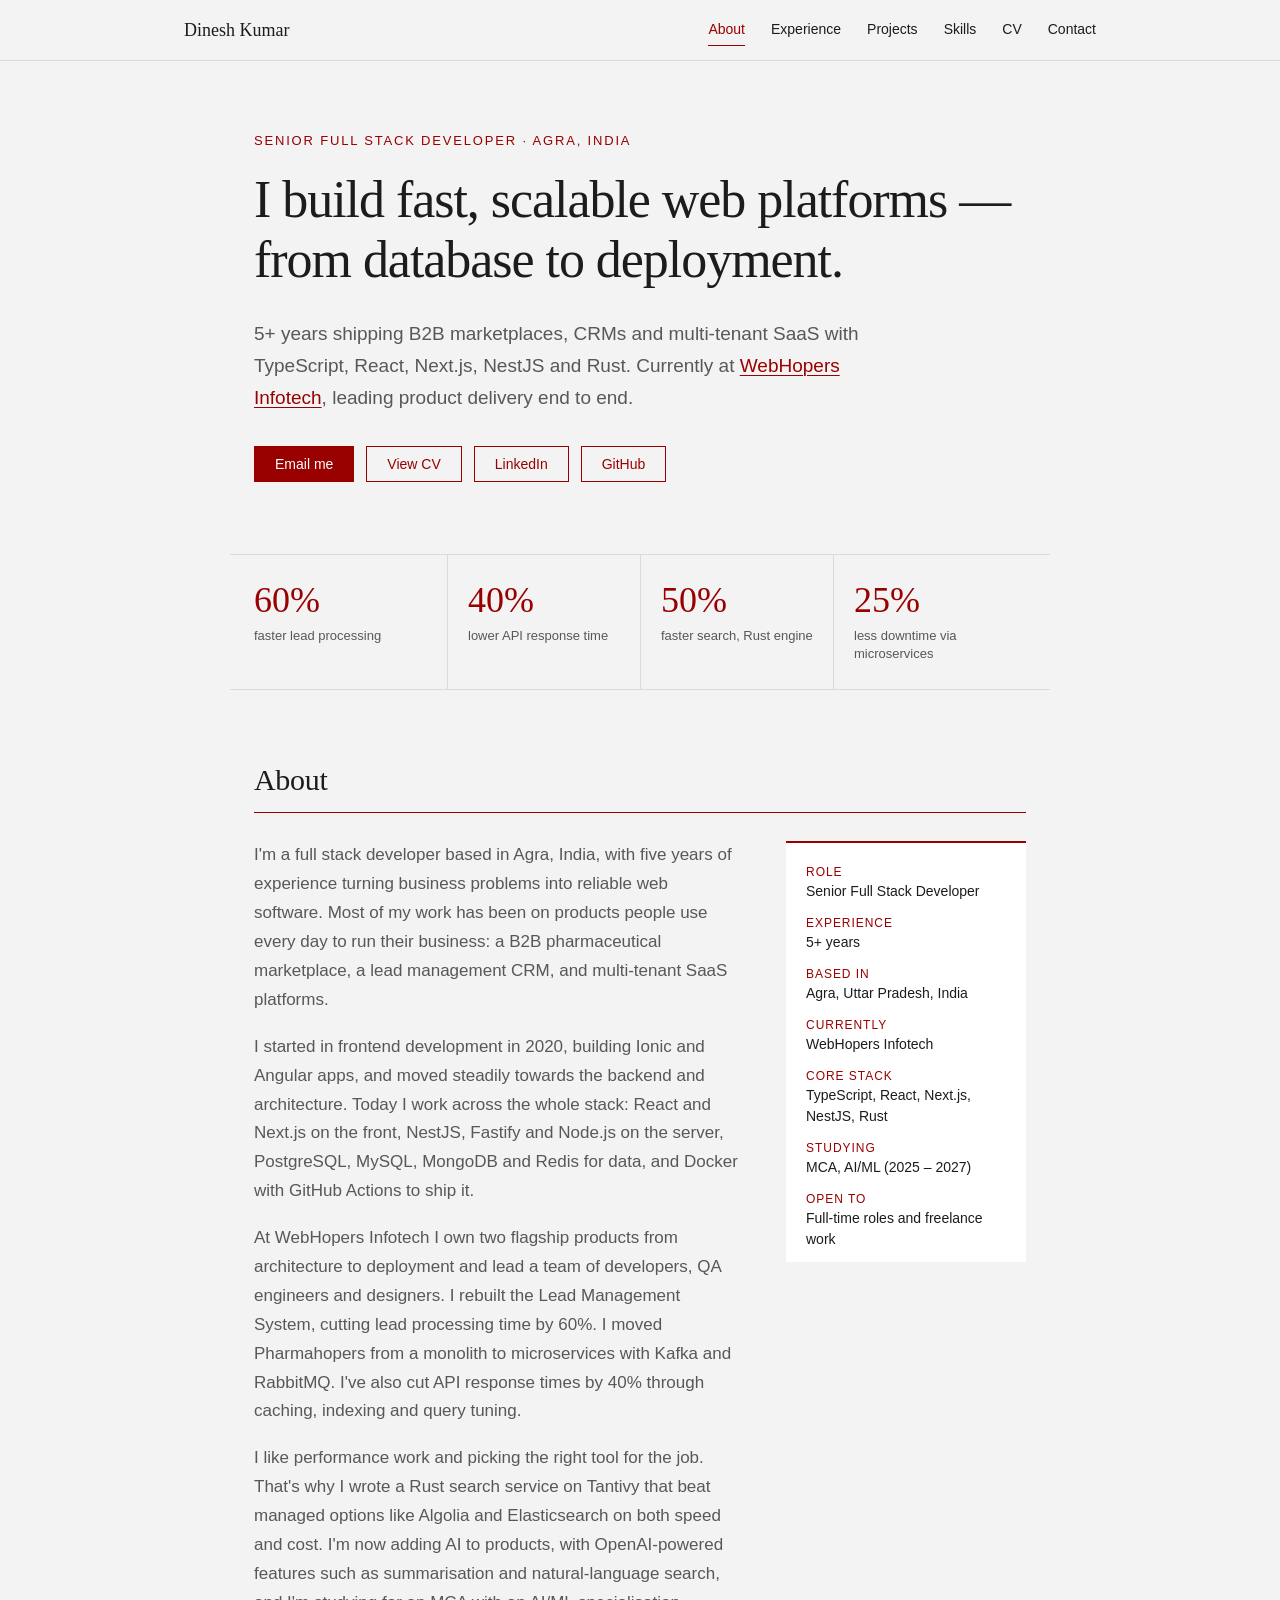
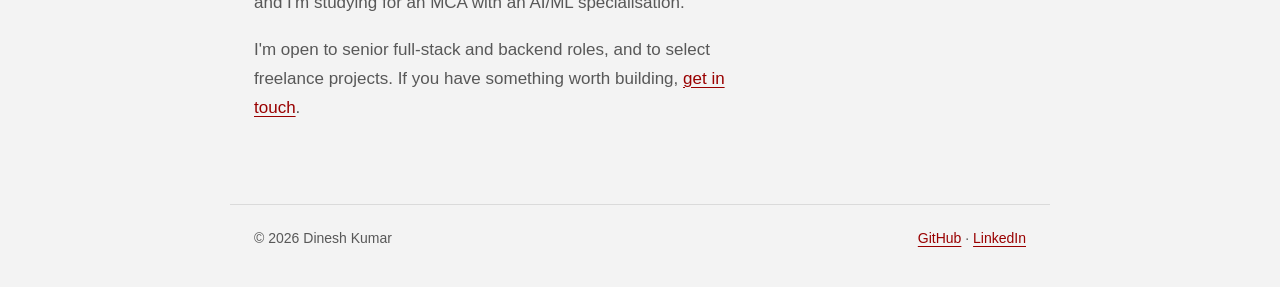
<file: index.html>
<!DOCTYPE html>
<html lang="en">
<head>
    <meta charset="UTF-8">
    <meta name="viewport" content="width=device-width, initial-scale=1.0">
    <meta http-equiv="Content-Security-Policy" content="default-src 'self'; script-src 'self'; style-src 'self' https://fonts.googleapis.com; font-src https://fonts.gstatic.com; img-src 'self' data:; frame-src https://drive.google.com; base-uri 'none'; form-action 'none'">
    <meta name="referrer" content="strict-origin-when-cross-origin">
    <title>Dinesh Kumar – Senior Full Stack Developer</title>
    <meta name="description" content="Senior Full Stack Developer with 5+ years building B2B marketplaces, CRMs and multi-tenant SaaS with TypeScript, React, Next.js, NestJS and Rust.">
    <meta property="og:title" content="Dinesh Kumar – Senior Full Stack Developer">
    <meta property="og:description" content="5+ years building scalable web platforms with TypeScript, React, Next.js, NestJS and Rust.">
    <meta property="og:type" content="website">
    <link rel="preconnect" href="https://fonts.googleapis.com">
    <link rel="preconnect" href="https://fonts.gstatic.com" crossorigin>
    <link href="https://fonts.googleapis.com/css2?family=Roboto+Serif:wght@400;500;600&family=Roboto:wght@300;400;500;700&display=swap" rel="stylesheet">
    <link rel="stylesheet" href="styles.css">
</head>
<body>
    <header class="nav">
        <div class="nav-inner">
            <a href="index.html" class="brand">Dinesh Kumar</a>
            <nav>
            <a href="index.html" class="active" aria-current="page">About</a>
            <a href="experience.html">Experience</a>
            <a href="projects.html">Projects</a>
            <a href="skills.html">Skills</a>
            <a href="cv.html">CV</a>
            <a href="contact.html">Contact</a>
            </nav>
        </div>
    </header>

    <main>
        <section class="wrap hero" id="home">
            <p class="eyebrow">Senior Full Stack Developer · Agra, India</p>
            <h1>I build fast, scalable web platforms — from database to deployment.</h1>
            <p class="lead">
                5+ years shipping B2B marketplaces, CRMs and multi-tenant SaaS with
                TypeScript, React, Next.js, NestJS and Rust. Currently at
                <a href="https://www.webhopers.com">WebHopers Infotech</a>, leading product delivery end to end.
            </p>
            <div class="actions">
                <a class="btn primary" href="mailto:dnkumar0510@gmail.com">Email me</a>
                <a class="btn" href="cv.html">View CV</a>
                <a class="btn" href="https://www.linkedin.com/in/dinesh0510/">LinkedIn</a>
                <a class="btn" href="https://github.com/DineshNKumar">GitHub</a>
            </div>
        </section>

        <div class="wrap stats" aria-label="Highlights">
            <div><strong>60%</strong><span>faster lead processing</span></div>
            <div><strong>40%</strong><span>lower API response time</span></div>
            <div><strong>50%</strong><span>faster search, Rust engine</span></div>
            <div><strong>25%</strong><span>less downtime via microservices</span></div>
        </div>

        <section class="wrap about" id="about">
            <h2>About</h2>
            <div class="about-grid">
                <div class="about-text">
                    <p>I'm a full stack developer based in Agra, India, with five years of experience turning business problems into reliable web software. Most of my work has been on products people use every day to run their business: a B2B pharmaceutical marketplace, a lead management CRM, and multi-tenant SaaS platforms.</p>
                    <p>I started in frontend development in 2020, building Ionic and Angular apps, and moved steadily towards the backend and architecture. Today I work across the whole stack: React and Next.js on the front, NestJS, Fastify and Node.js on the server, PostgreSQL, MySQL, MongoDB and Redis for data, and Docker with GitHub Actions to ship it.</p>
                    <p>At WebHopers Infotech I own two flagship products from architecture to deployment and lead a team of developers, QA engineers and designers. I rebuilt the Lead Management System, cutting lead processing time by 60%. I moved Pharmahopers from a monolith to microservices with Kafka and RabbitMQ. I've also cut API response times by 40% through caching, indexing and query tuning.</p>
                    <p>I like performance work and picking the right tool for the job. That's why I wrote a Rust search service on Tantivy that beat managed options like Algolia and Elasticsearch on both speed and cost. I'm now adding AI to products, with OpenAI-powered features such as summarisation and natural-language search, and I'm studying for an MCA with an AI/ML specialisation.</p>
                    <p>I'm open to senior full-stack and backend roles, and to select freelance projects. If you have something worth building, <a href="contact.html">get in touch</a>.</p>
                </div>
                <dl class="glance">
                    <dt>Role</dt><dd>Senior Full Stack Developer</dd>
                    <dt>Experience</dt><dd>5+ years</dd>
                    <dt>Based in</dt><dd>Agra, Uttar Pradesh, India</dd>
                    <dt>Currently</dt><dd>WebHopers Infotech</dd>
                    <dt>Core stack</dt><dd>TypeScript, React, Next.js, NestJS, Rust</dd>
                    <dt>Studying</dt><dd>MCA, AI/ML (2025 – 2027)</dd>
                    <dt>Open to</dt><dd>Full-time roles and freelance work</dd>
                </dl>
            </div>
        </section>
    </main>

    <footer class="wrap foot">
        <span>© <span id="year">2026</span> Dinesh Kumar</span>
        <span>
            <a href="https://github.com/DineshNKumar">GitHub</a> ·
            <a href="https://www.linkedin.com/in/dinesh0510/">LinkedIn</a>
        </span>
    </footer>

    <script src="script.js"></script>
</body>
</html>
</file>
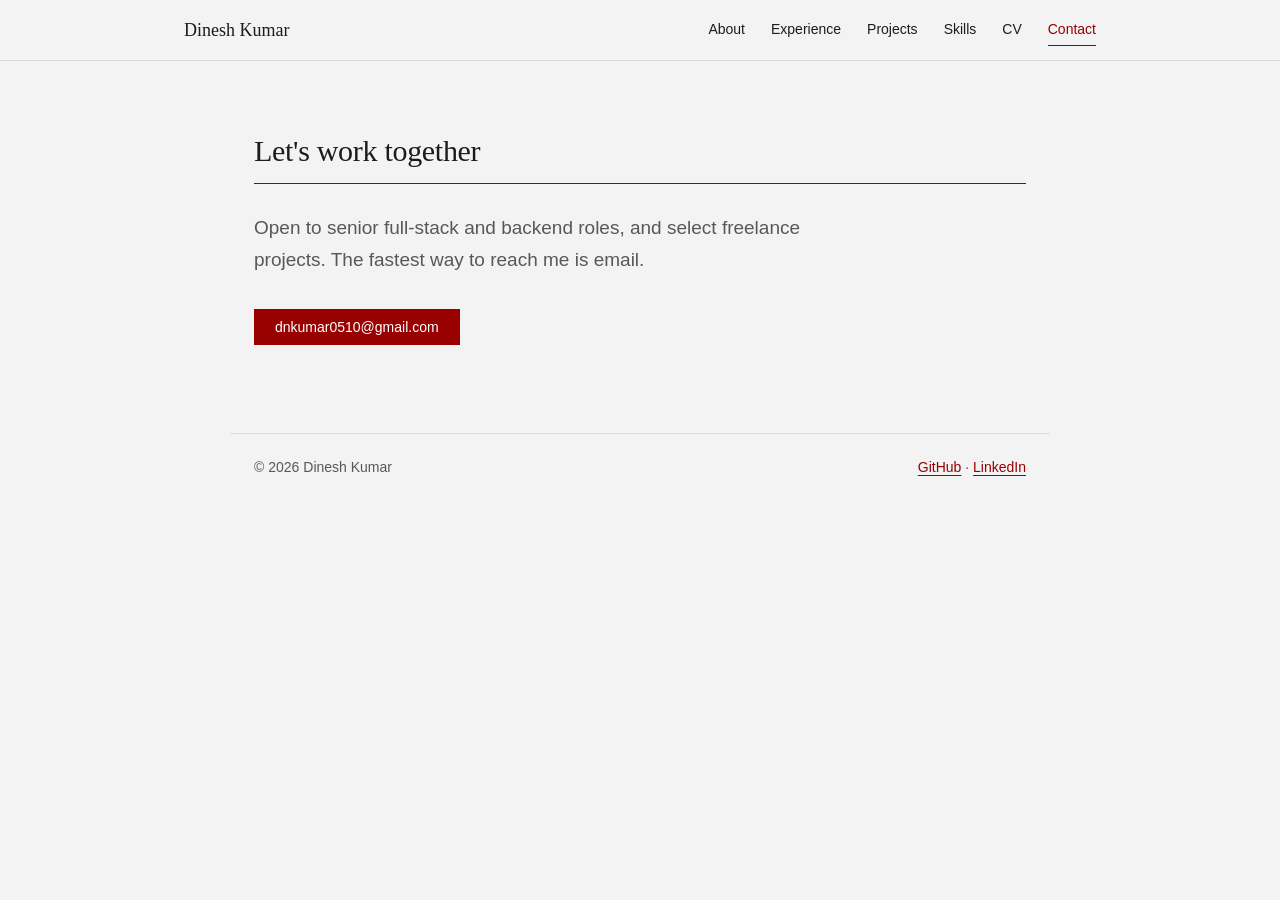
<file: contact.html>
<!DOCTYPE html>
<html lang="en">
<head>
    <meta charset="UTF-8">
    <meta name="viewport" content="width=device-width, initial-scale=1.0">
    <meta http-equiv="Content-Security-Policy" content="default-src 'self'; script-src 'self'; style-src 'self' https://fonts.googleapis.com; font-src https://fonts.gstatic.com; img-src 'self' data:; frame-src https://drive.google.com; base-uri 'none'; form-action 'none'">
    <meta name="referrer" content="strict-origin-when-cross-origin">
    <title>Contact – Dinesh Kumar</title>
    <meta name="description" content="Senior Full Stack Developer with 5+ years building B2B marketplaces, CRMs and multi-tenant SaaS with TypeScript, React, Next.js, NestJS and Rust.">
    <meta property="og:title" content="Dinesh Kumar – Senior Full Stack Developer">
    <meta property="og:description" content="5+ years building scalable web platforms with TypeScript, React, Next.js, NestJS and Rust.">
    <meta property="og:type" content="website">
    <link rel="preconnect" href="https://fonts.googleapis.com">
    <link rel="preconnect" href="https://fonts.gstatic.com" crossorigin>
    <link href="https://fonts.googleapis.com/css2?family=Roboto+Serif:wght@400;500;600&family=Roboto:wght@300;400;500;700&display=swap" rel="stylesheet">
    <link rel="stylesheet" href="styles.css">
</head>
<body>
    <header class="nav">
        <div class="nav-inner">
            <a href="index.html" class="brand">Dinesh Kumar</a>
            <nav>
            <a href="index.html">About</a>
            <a href="experience.html">Experience</a>
            <a href="projects.html">Projects</a>
            <a href="skills.html">Skills</a>
            <a href="cv.html">CV</a>
            <a href="contact.html" class="active" aria-current="page">Contact</a>
            </nav>
        </div>
    </header>

    <main>
        <section class="wrap contact" id="contact">
            <h2>Let's work together</h2>
            <p class="lead">Open to senior full-stack and backend roles, and select freelance projects. The fastest way to reach me is email.</p>
            <a class="btn primary" href="mailto:dnkumar0510@gmail.com">dnkumar0510@gmail.com</a>
        </section>
    </main>

    <footer class="wrap foot">
        <span>© <span id="year">2026</span> Dinesh Kumar</span>
        <span>
            <a href="https://github.com/DineshNKumar">GitHub</a> ·
            <a href="https://www.linkedin.com/in/dinesh0510/">LinkedIn</a>
        </span>
    </footer>

    <script src="script.js"></script>
</body>
</html>
</file>
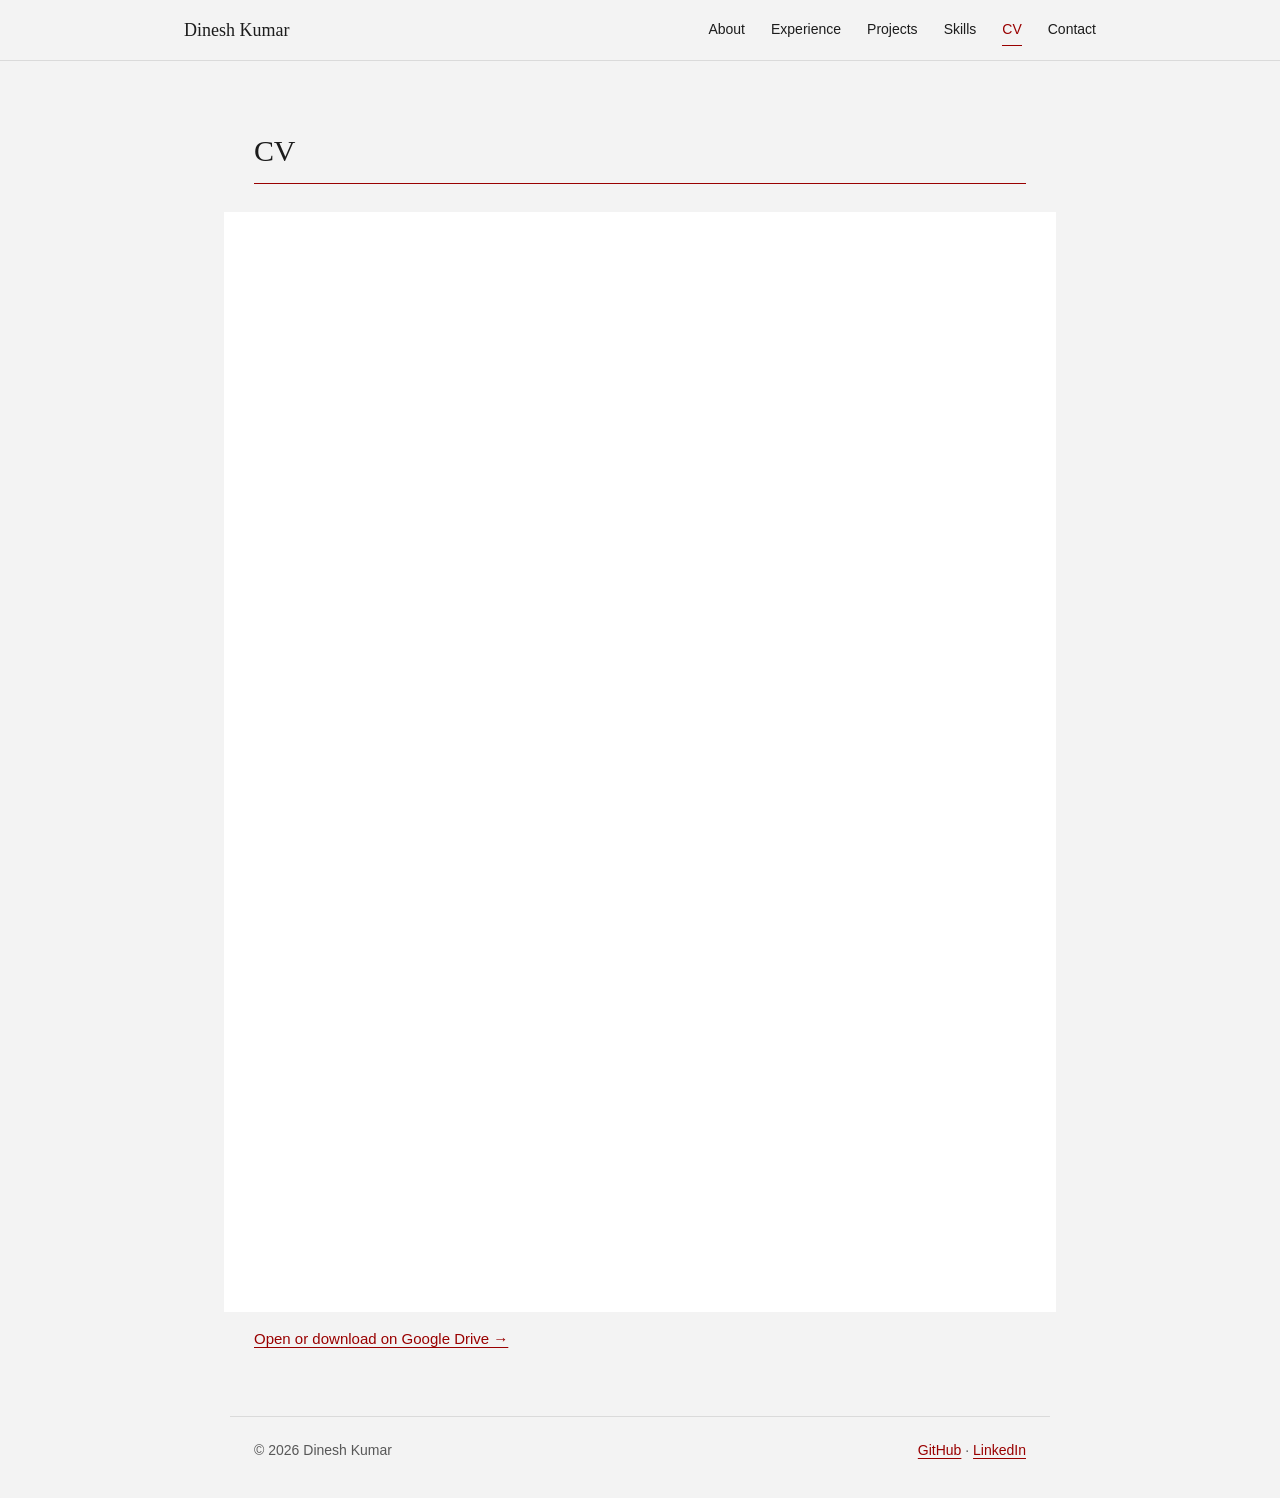
<file: cv.html>
<!DOCTYPE html>
<html lang="en">
<head>
    <meta charset="UTF-8">
    <meta name="viewport" content="width=device-width, initial-scale=1.0">
    <meta http-equiv="Content-Security-Policy" content="default-src 'self'; script-src 'self'; style-src 'self' https://fonts.googleapis.com; font-src https://fonts.gstatic.com; img-src 'self' data:; frame-src https://drive.google.com; base-uri 'none'; form-action 'none'">
    <meta name="referrer" content="strict-origin-when-cross-origin">
    <title>CV – Dinesh Kumar</title>
    <meta name="description" content="Senior Full Stack Developer with 5+ years building B2B marketplaces, CRMs and multi-tenant SaaS with TypeScript, React, Next.js, NestJS and Rust.">
    <meta property="og:title" content="Dinesh Kumar – Senior Full Stack Developer">
    <meta property="og:description" content="5+ years building scalable web platforms with TypeScript, React, Next.js, NestJS and Rust.">
    <meta property="og:type" content="website">
    <link rel="preconnect" href="https://fonts.googleapis.com">
    <link rel="preconnect" href="https://fonts.gstatic.com" crossorigin>
    <link href="https://fonts.googleapis.com/css2?family=Roboto+Serif:wght@400;500;600&family=Roboto:wght@300;400;500;700&display=swap" rel="stylesheet">
    <link rel="stylesheet" href="styles.css">
</head>
<body>
    <header class="nav">
        <div class="nav-inner">
            <a href="index.html" class="brand">Dinesh Kumar</a>
            <nav>
            <a href="index.html">About</a>
            <a href="experience.html">Experience</a>
            <a href="projects.html">Projects</a>
            <a href="skills.html">Skills</a>
            <a href="cv.html" class="active" aria-current="page">CV</a>
            <a href="contact.html">Contact</a>
            </nav>
        </div>
    </header>

    <main>
        <section class="cv" id="cv">
            <div class="wrap">
                <h2>CV</h2>
            </div>
            <div class="cv-frame">
                <iframe id="cvViewer" title="Dinesh Kumar – CV" sandbox="allow-scripts allow-same-origin allow-popups" referrerpolicy="no-referrer" loading="lazy" hidden></iframe>
            </div>
            <p class="cv-link wrap">
                <a href="https://drive.google.com/drive/folders/1fbsBHrMXcMV0fM_r2Erm-m8wUgdkQ1H8?usp=sharing" id="cvOpen">Open or download on Google Drive →</a>
            </p>
        </section>
    </main>

    <footer class="wrap foot">
        <span>© <span id="year">2026</span> Dinesh Kumar</span>
        <span>
            <a href="https://github.com/DineshNKumar">GitHub</a> ·
            <a href="https://www.linkedin.com/in/dinesh0510/">LinkedIn</a>
        </span>
    </footer>

    <script src="script.js"></script>
</body>
</html>
</file>
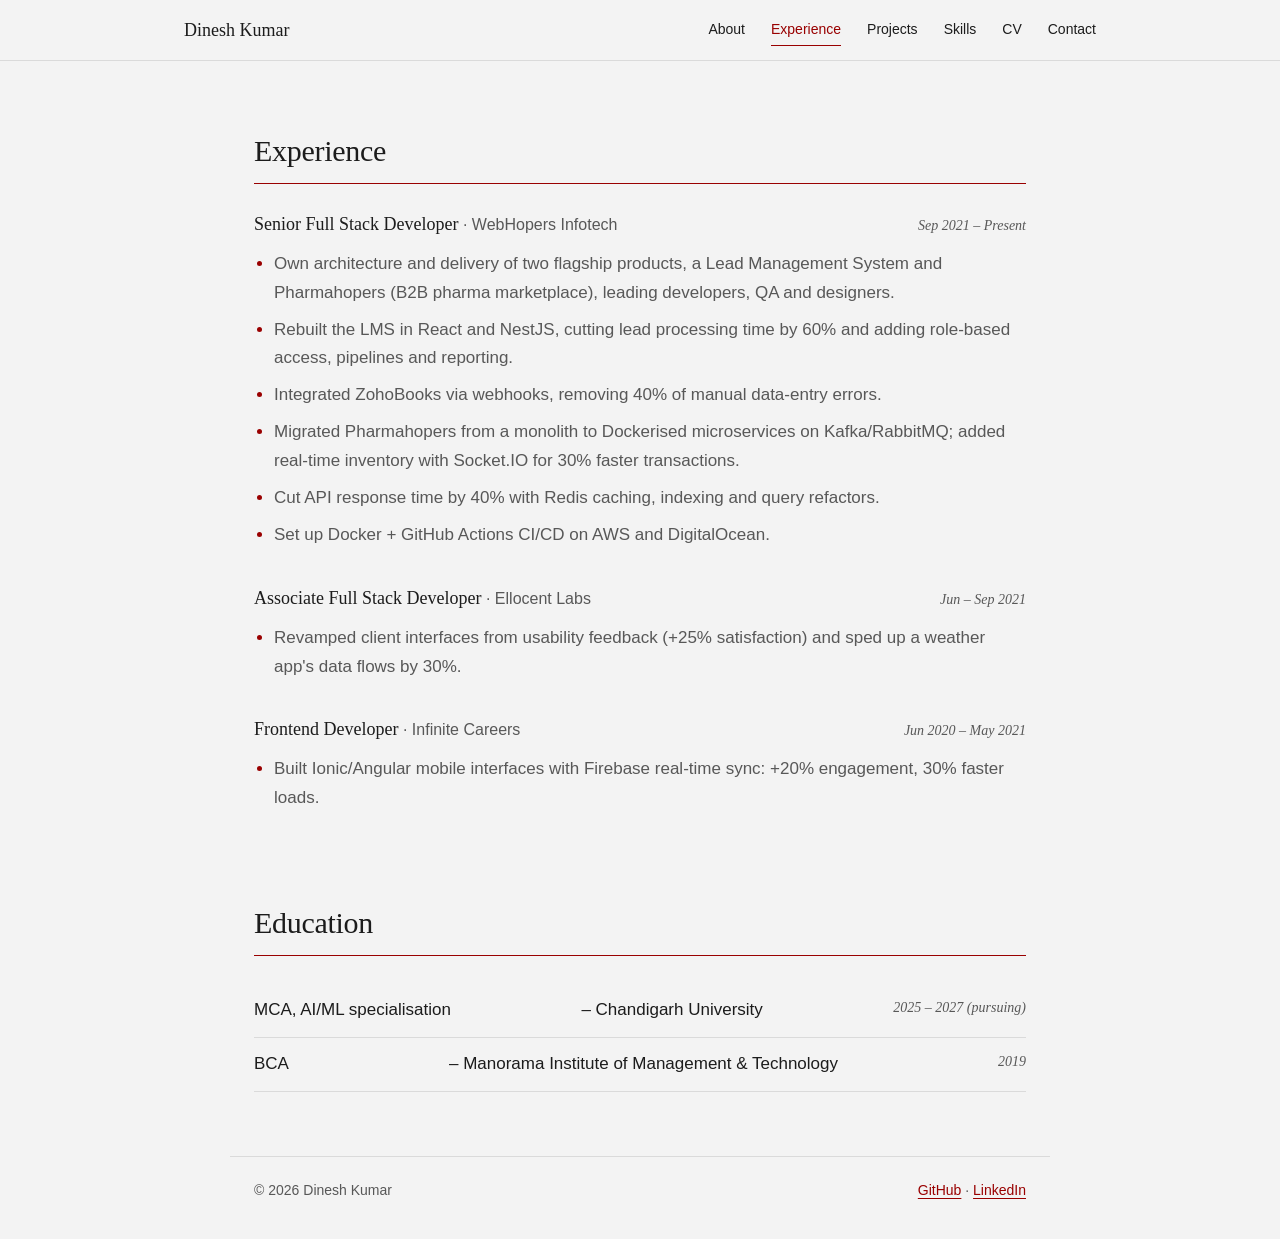
<file: experience.html>
<!DOCTYPE html>
<html lang="en">
<head>
    <meta charset="UTF-8">
    <meta name="viewport" content="width=device-width, initial-scale=1.0">
    <meta http-equiv="Content-Security-Policy" content="default-src 'self'; script-src 'self'; style-src 'self' https://fonts.googleapis.com; font-src https://fonts.gstatic.com; img-src 'self' data:; frame-src https://drive.google.com; base-uri 'none'; form-action 'none'">
    <meta name="referrer" content="strict-origin-when-cross-origin">
    <title>Experience – Dinesh Kumar</title>
    <meta name="description" content="Senior Full Stack Developer with 5+ years building B2B marketplaces, CRMs and multi-tenant SaaS with TypeScript, React, Next.js, NestJS and Rust.">
    <meta property="og:title" content="Dinesh Kumar – Senior Full Stack Developer">
    <meta property="og:description" content="5+ years building scalable web platforms with TypeScript, React, Next.js, NestJS and Rust.">
    <meta property="og:type" content="website">
    <link rel="preconnect" href="https://fonts.googleapis.com">
    <link rel="preconnect" href="https://fonts.gstatic.com" crossorigin>
    <link href="https://fonts.googleapis.com/css2?family=Roboto+Serif:wght@400;500;600&family=Roboto:wght@300;400;500;700&display=swap" rel="stylesheet">
    <link rel="stylesheet" href="styles.css">
</head>
<body>
    <header class="nav">
        <div class="nav-inner">
            <a href="index.html" class="brand">Dinesh Kumar</a>
            <nav>
            <a href="index.html">About</a>
            <a href="experience.html" class="active" aria-current="page">Experience</a>
            <a href="projects.html">Projects</a>
            <a href="skills.html">Skills</a>
            <a href="cv.html">CV</a>
            <a href="contact.html">Contact</a>
            </nav>
        </div>
    </header>

    <main>
        <section class="wrap" id="work">
            <h2>Experience</h2>

            <article class="job">
                <div class="job-head">
                    <h3>Senior Full Stack Developer <span>· WebHopers Infotech</span></h3>
                    <time>Sep 2021 – Present</time>
                </div>
                <ul>
                    <li>Own architecture and delivery of two flagship products, a Lead Management System and Pharmahopers (B2B pharma marketplace), leading developers, QA and designers.</li>
                    <li>Rebuilt the LMS in React and NestJS, cutting lead processing time by 60% and adding role-based access, pipelines and reporting.</li>
                    <li>Integrated ZohoBooks via webhooks, removing 40% of manual data-entry errors.</li>
                    <li>Migrated Pharmahopers from a monolith to Dockerised microservices on Kafka/RabbitMQ; added real-time inventory with Socket.IO for 30% faster transactions.</li>
                    <li>Cut API response time by 40% with Redis caching, indexing and query refactors.</li>
                    <li>Set up Docker + GitHub Actions CI/CD on AWS and DigitalOcean.</li>
                </ul>
            </article>

            <article class="job">
                <div class="job-head">
                    <h3>Associate Full Stack Developer <span>· Ellocent Labs</span></h3>
                    <time>Jun – Sep 2021</time>
                </div>
                <ul>
                    <li>Revamped client interfaces from usability feedback (+25% satisfaction) and sped up a weather app's data flows by 30%.</li>
                </ul>
            </article>

            <article class="job">
                <div class="job-head">
                    <h3>Frontend Developer <span>· Infinite Careers</span></h3>
                    <time>Jun 2020 – May 2021</time>
                </div>
                <ul>
                    <li>Built Ionic/Angular mobile interfaces with Firebase real-time sync: +20% engagement, 30% faster loads.</li>
                </ul>
            </article>
        </section>
        <section class="wrap" id="education">
            <h2>Education</h2>
            <ul class="plain">
                <li><strong>MCA, AI/ML specialisation</strong> – Chandigarh University <time>2025 – 2027 (pursuing)</time></li>
                <li><strong>BCA</strong> – Manorama Institute of Management &amp; Technology <time>2019</time></li>
            </ul>
        </section>
    </main>

    <footer class="wrap foot">
        <span>© <span id="year">2026</span> Dinesh Kumar</span>
        <span>
            <a href="https://github.com/DineshNKumar">GitHub</a> ·
            <a href="https://www.linkedin.com/in/dinesh0510/">LinkedIn</a>
        </span>
    </footer>

    <script src="script.js"></script>
</body>
</html>
</file>
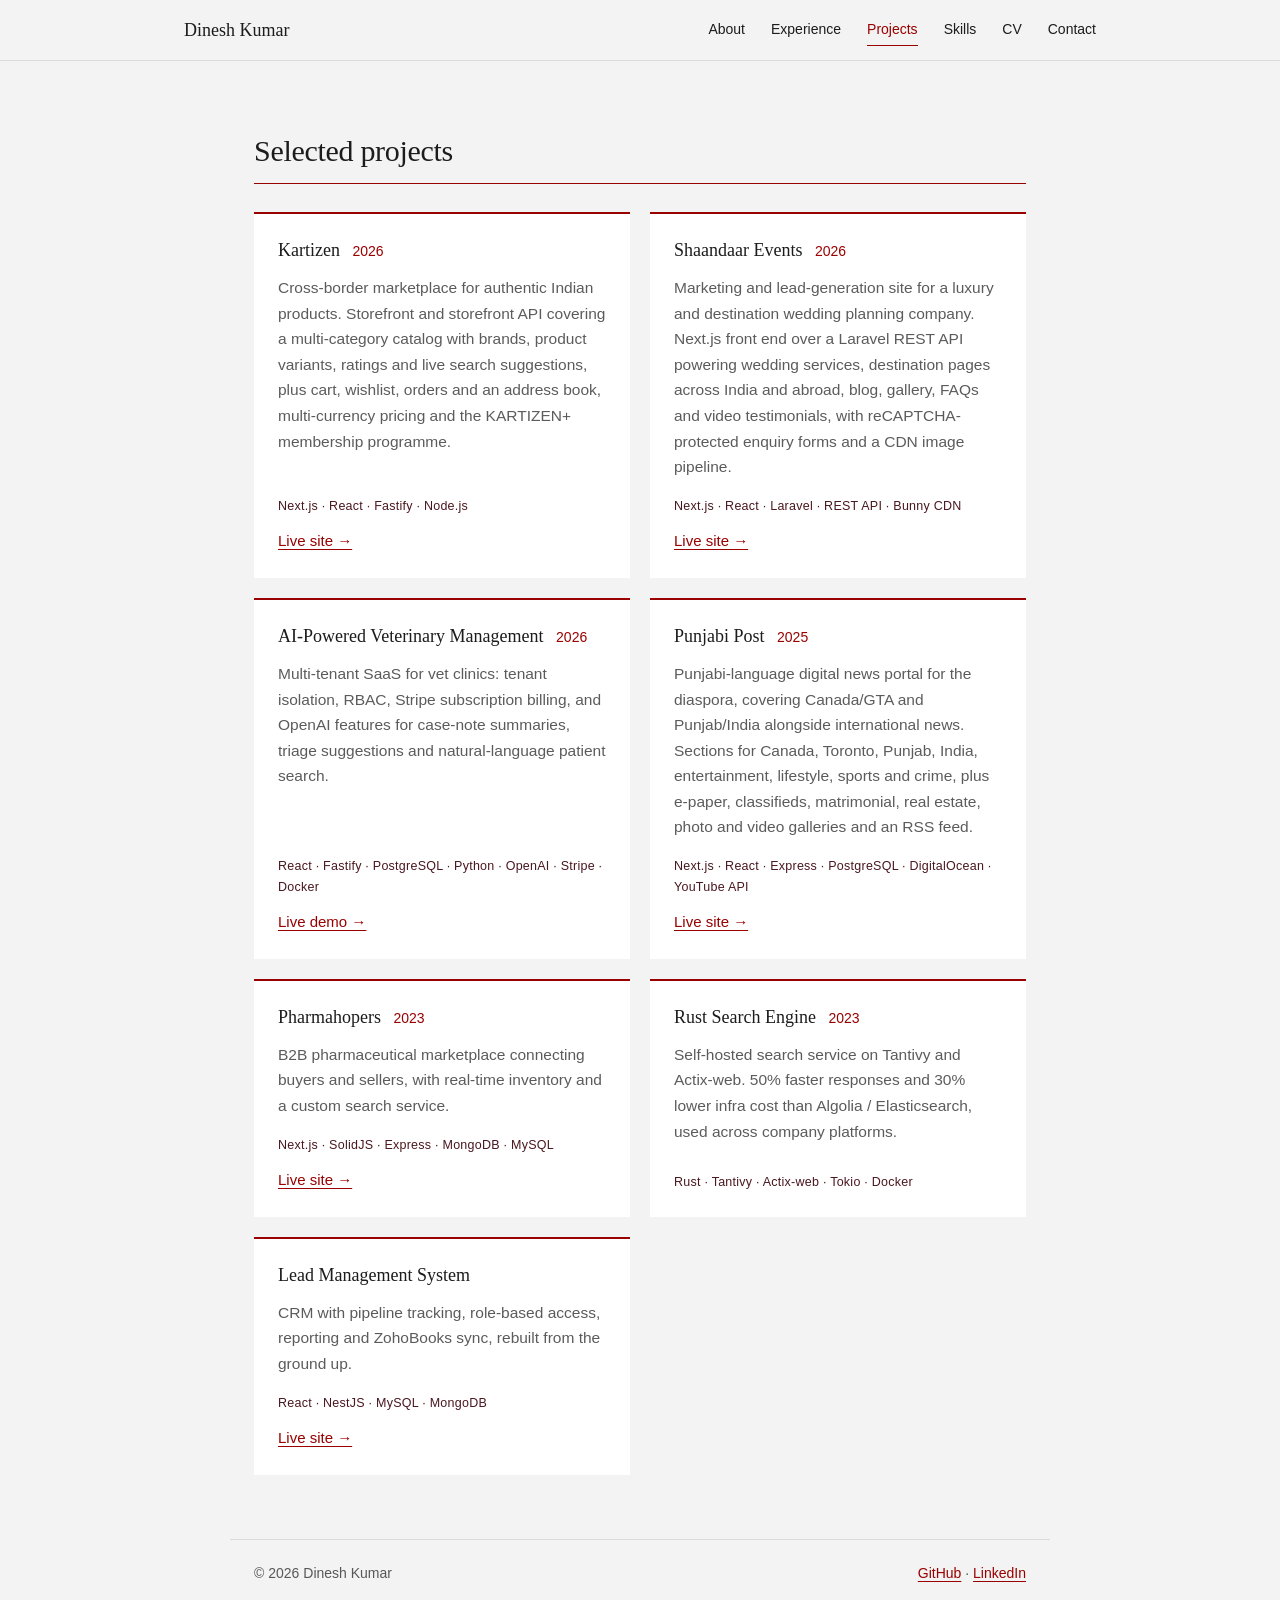
<file: projects.html>
<!DOCTYPE html>
<html lang="en">
<head>
    <meta charset="UTF-8">
    <meta name="viewport" content="width=device-width, initial-scale=1.0">
    <meta http-equiv="Content-Security-Policy" content="default-src 'self'; script-src 'self'; style-src 'self' https://fonts.googleapis.com; font-src https://fonts.gstatic.com; img-src 'self' data:; frame-src https://drive.google.com; base-uri 'none'; form-action 'none'">
    <meta name="referrer" content="strict-origin-when-cross-origin">
    <title>Projects – Dinesh Kumar</title>
    <meta name="description" content="Senior Full Stack Developer with 5+ years building B2B marketplaces, CRMs and multi-tenant SaaS with TypeScript, React, Next.js, NestJS and Rust.">
    <meta property="og:title" content="Dinesh Kumar – Senior Full Stack Developer">
    <meta property="og:description" content="5+ years building scalable web platforms with TypeScript, React, Next.js, NestJS and Rust.">
    <meta property="og:type" content="website">
    <link rel="preconnect" href="https://fonts.googleapis.com">
    <link rel="preconnect" href="https://fonts.gstatic.com" crossorigin>
    <link href="https://fonts.googleapis.com/css2?family=Roboto+Serif:wght@400;500;600&family=Roboto:wght@300;400;500;700&display=swap" rel="stylesheet">
    <link rel="stylesheet" href="styles.css">
</head>
<body>
    <header class="nav">
        <div class="nav-inner">
            <a href="index.html" class="brand">Dinesh Kumar</a>
            <nav>
            <a href="index.html">About</a>
            <a href="experience.html">Experience</a>
            <a href="projects.html" class="active" aria-current="page">Projects</a>
            <a href="skills.html">Skills</a>
            <a href="cv.html">CV</a>
            <a href="contact.html">Contact</a>
            </nav>
        </div>
    </header>

    <main>
        <section class="wrap" id="projects">
            <h2>Selected projects</h2>
            <div class="cards">
                <article class="card">
                    <h3>Kartizen <small>2026</small></h3>
                    <p>Cross-border marketplace for authentic Indian products. Storefront and storefront API covering a multi-category catalog with brands, product variants, ratings and live search suggestions, plus cart, wishlist, orders and an address book, multi-currency pricing and the KARTIZEN+ membership programme.</p>
                    <p class="tags">Next.js · React · Fastify · Node.js</p>
                    <a href="https://kartizen.whdev.in">Live site →</a>
                </article>
                <article class="card">
                    <h3>Shaandaar Events <small>2026</small></h3>
                    <p>Marketing and lead-generation site for a luxury and destination wedding planning company. Next.js front end over a Laravel REST API powering wedding services, destination pages across India and abroad, blog, gallery, FAQs and video testimonials, with reCAPTCHA-protected enquiry forms and a CDN image pipeline.</p>
                    <p class="tags">Next.js · React · Laravel · REST API · Bunny CDN</p>
                    <a href="https://shaandaarevents.com">Live site →</a>
                </article>
                <article class="card">
                    <h3>AI-Powered Veterinary Management <small>2026</small></h3>
                    <p>Multi-tenant SaaS for vet clinics: tenant isolation, RBAC, Stripe subscription billing, and OpenAI features for case-note summaries, triage suggestions and natural-language patient search.</p>
                    <p class="tags">React · Fastify · PostgreSQL · Python · OpenAI · Stripe · Docker</p>
                    <a href="https://nurovet.com">Live demo →</a>
                </article>
                <article class="card">
                    <h3>Punjabi Post <small>2025</small></h3>
                    <p>Punjabi-language digital news portal for the diaspora, covering Canada/GTA and Punjab/India alongside international news. Sections for Canada, Toronto, Punjab, India, entertainment, lifestyle, sports and crime, plus e-paper, classifieds, matrimonial, real estate, photo and video galleries and an RSS feed.</p>
                    <p class="tags">Next.js · React · Express · PostgreSQL · DigitalOcean · YouTube API</p>
                    <a href="https://punjabipost.ca">Live site →</a>
                </article>
                <article class="card">
                    <h3>Pharmahopers <small>2023</small></h3>
                    <p>B2B pharmaceutical marketplace connecting buyers and sellers, with real-time inventory and a custom search service.</p>
                    <p class="tags">Next.js · SolidJS · Express · MongoDB · MySQL</p>
                    <a href="https://www.pharmahopers.com">Live site →</a>
                </article>
                <article class="card">
                    <h3>Rust Search Engine <small>2023</small></h3>
                    <p>Self-hosted search service on Tantivy and Actix-web. 50% faster responses and 30% lower infra cost than Algolia / Elasticsearch, used across company platforms.</p>
                    <p class="tags">Rust · Tantivy · Actix-web · Tokio · Docker</p>
                </article>
                <article class="card">
                    <h3>Lead Management System</h3>
                    <p>CRM with pipeline tracking, role-based access, reporting and ZohoBooks sync, rebuilt from the ground up.</p>
                    <p class="tags">React · NestJS · MySQL · MongoDB</p>
                    <a href="https://www.whsuites.com">Live site →</a>
                </article>
            </div>
        </section>
    </main>

    <footer class="wrap foot">
        <span>© <span id="year">2026</span> Dinesh Kumar</span>
        <span>
            <a href="https://github.com/DineshNKumar">GitHub</a> ·
            <a href="https://www.linkedin.com/in/dinesh0510/">LinkedIn</a>
        </span>
    </footer>

    <script src="script.js"></script>
</body>
</html>
</file>
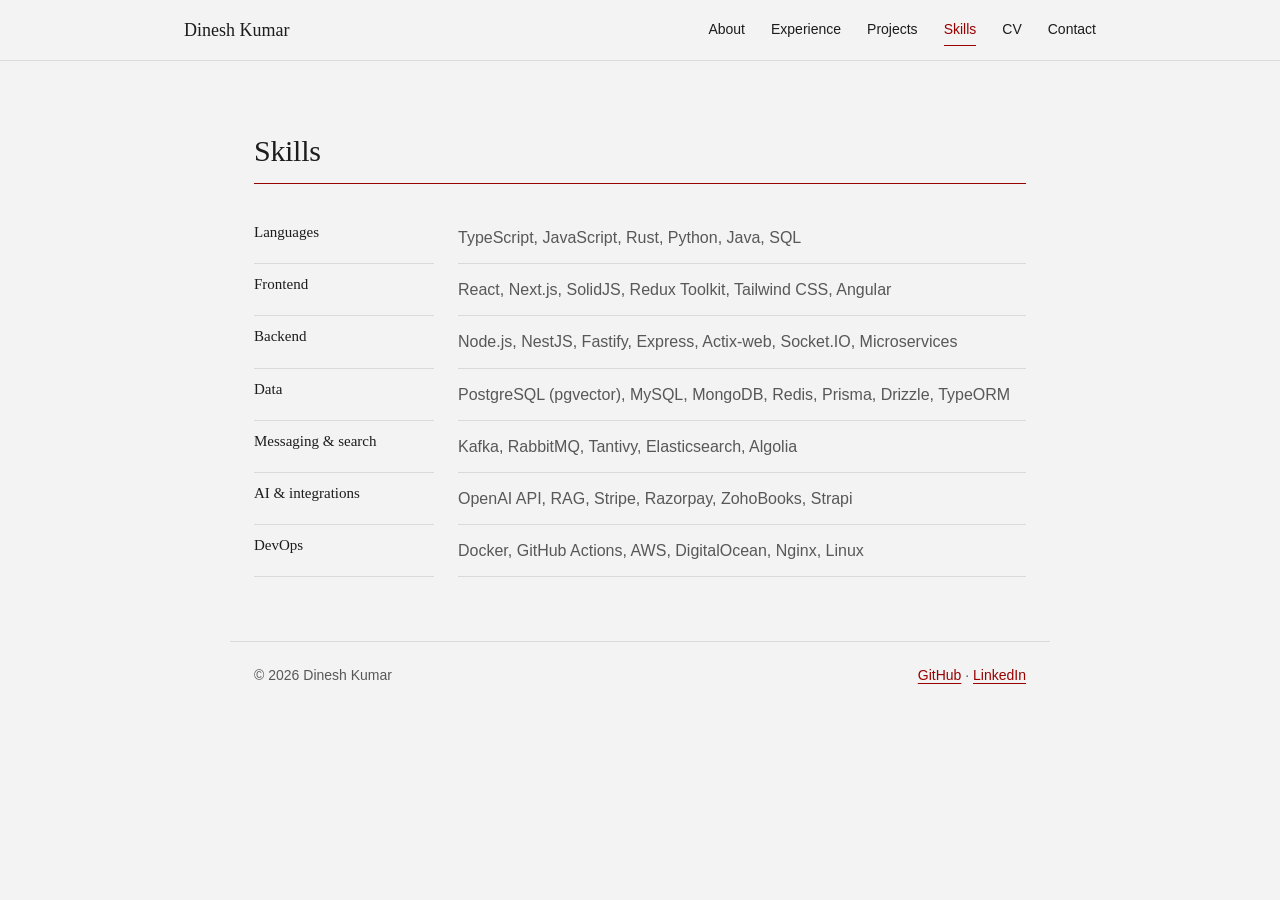
<file: skills.html>
<!DOCTYPE html>
<html lang="en">
<head>
    <meta charset="UTF-8">
    <meta name="viewport" content="width=device-width, initial-scale=1.0">
    <meta http-equiv="Content-Security-Policy" content="default-src 'self'; script-src 'self'; style-src 'self' https://fonts.googleapis.com; font-src https://fonts.gstatic.com; img-src 'self' data:; frame-src https://drive.google.com; base-uri 'none'; form-action 'none'">
    <meta name="referrer" content="strict-origin-when-cross-origin">
    <title>Skills – Dinesh Kumar</title>
    <meta name="description" content="Senior Full Stack Developer with 5+ years building B2B marketplaces, CRMs and multi-tenant SaaS with TypeScript, React, Next.js, NestJS and Rust.">
    <meta property="og:title" content="Dinesh Kumar – Senior Full Stack Developer">
    <meta property="og:description" content="5+ years building scalable web platforms with TypeScript, React, Next.js, NestJS and Rust.">
    <meta property="og:type" content="website">
    <link rel="preconnect" href="https://fonts.googleapis.com">
    <link rel="preconnect" href="https://fonts.gstatic.com" crossorigin>
    <link href="https://fonts.googleapis.com/css2?family=Roboto+Serif:wght@400;500;600&family=Roboto:wght@300;400;500;700&display=swap" rel="stylesheet">
    <link rel="stylesheet" href="styles.css">
</head>
<body>
    <header class="nav">
        <div class="nav-inner">
            <a href="index.html" class="brand">Dinesh Kumar</a>
            <nav>
            <a href="index.html">About</a>
            <a href="experience.html">Experience</a>
            <a href="projects.html">Projects</a>
            <a href="skills.html" class="active" aria-current="page">Skills</a>
            <a href="cv.html">CV</a>
            <a href="contact.html">Contact</a>
            </nav>
        </div>
    </header>

    <main>
        <section class="wrap" id="skills">
            <h2>Skills</h2>
            <dl class="skills">
                <dt>Languages</dt><dd>TypeScript, JavaScript, Rust, Python, Java, SQL</dd>
                <dt>Frontend</dt><dd>React, Next.js, SolidJS, Redux Toolkit, Tailwind CSS, Angular</dd>
                <dt>Backend</dt><dd>Node.js, NestJS, Fastify, Express, Actix-web, Socket.IO, Microservices</dd>
                <dt>Data</dt><dd>PostgreSQL (pgvector), MySQL, MongoDB, Redis, Prisma, Drizzle, TypeORM</dd>
                <dt>Messaging &amp; search</dt><dd>Kafka, RabbitMQ, Tantivy, Elasticsearch, Algolia</dd>
                <dt>AI &amp; integrations</dt><dd>OpenAI API, RAG, Stripe, Razorpay, ZohoBooks, Strapi</dd>
                <dt>DevOps</dt><dd>Docker, GitHub Actions, AWS, DigitalOcean, Nginx, Linux</dd>
            </dl>
        </section>
    </main>

    <footer class="wrap foot">
        <span>© <span id="year">2026</span> Dinesh Kumar</span>
        <span>
            <a href="https://github.com/DineshNKumar">GitHub</a> ·
            <a href="https://www.linkedin.com/in/dinesh0510/">LinkedIn</a>
        </span>
    </footer>

    <script src="script.js"></script>
</body>
</html>
</file>
<file: styles.css>
:root {
    color-scheme: light;
    --bg: #f3f3f3;
    --card: #fff;
    --text: #1c1c1c;
    --muted: rgba(28, 28, 28, .72);
    --line: rgba(0, 0, 0, .1);
    --accent: #990000;
    --deep: #4a171e;
    --tint: #f1e1dd;
    --serif: 'Roboto Serif', Georgia, serif;
    --sans: Roboto, -apple-system, 'Segoe UI', Arial, sans-serif;
}

* { box-sizing: border-box; }
html { scroll-behavior: smooth; scroll-padding-top: 72px; }
body { margin: 0; background: var(--bg); color: var(--text); font: 300 17px/1.7 var(--sans); -webkit-font-smoothing: antialiased; }
::selection { background: var(--tint); color: var(--deep); }
a { color: var(--accent); text-decoration: underline; text-underline-offset: 3px; text-decoration-thickness: 1px; }
a:hover { color: var(--deep); }
.wrap { max-width: 820px; margin: 0 auto; padding: 0 24px; }
section.wrap, section.cv { padding-top: 72px; }

/* header */
.nav { position: sticky; top: 0; z-index: 10; background: rgba(243, 243, 243, .88); backdrop-filter: blur(8px); border-bottom: 1px solid var(--line); }
.nav-inner { max-width: 960px; margin: 0 auto; padding: 0 24px; display: flex; justify-content: space-between; align-items: center; height: 60px; }
.brand { color: var(--text); font: 500 18px var(--serif); text-decoration: none; }
.brand:hover { color: var(--accent); }
.nav nav { display: flex; gap: 26px; }
.nav nav a { color: var(--text); font-size: 14px; font-weight: 400; text-decoration: none; padding: 4px 0; border-bottom: 1px solid transparent; transition: .15s; }
.nav nav a:hover { color: var(--accent); }
.nav nav a.active { color: var(--accent); border-bottom-color: var(--accent); }

/* hero */
.hero { padding-top: 104px; }
.eyebrow { color: var(--accent); font: 500 13px var(--sans); letter-spacing: .14em; text-transform: uppercase; margin: 0 0 22px; }
h1 { font: 400 clamp(32px, 5.6vw, 52px)/1.15 var(--serif); letter-spacing: -.02em; margin: 0 0 28px; }
.lead { font-size: 19px; color: var(--muted); max-width: 620px; margin: 0 0 32px; }
.actions { display: flex; flex-wrap: wrap; gap: 12px; }
.btn { display: inline-block; padding: 9px 20px; border: 1px solid var(--accent); color: var(--accent); font: 500 14px var(--sans); text-decoration: none; transition: .15s; }
.btn:hover { background: var(--tint); color: var(--deep); }
.btn.primary { background: var(--accent); color: #fff; }
.btn.primary:hover { background: var(--deep); border-color: var(--deep); color: #fff; }

/* stats */
.stats { display: grid; grid-template-columns: repeat(4, 1fr); border-top: 1px solid var(--line); border-bottom: 1px solid var(--line); margin-top: 72px; }
.stats div { padding: 26px 20px 26px 0; }
.stats div + div { padding-left: 20px; border-left: 1px solid var(--line); }
.stats strong { display: block; font: 400 36px/1.1 var(--serif); color: var(--accent); }
.stats span { display: block; margin-top: 6px; font-size: 13px; color: var(--muted); line-height: 1.4; }

/* sections */
h2 { font: 400 30px/1.2 var(--serif); letter-spacing: -.01em; margin: 0 0 28px; padding-bottom: 14px; border-bottom: 1px solid var(--accent); }
h3 { font: 500 18px/1.4 var(--serif); margin: 0; }
h3 span { color: var(--muted); font-family: var(--sans); font-weight: 300; font-size: 16px; }
small { color: var(--accent); font: 400 14px var(--sans); margin-left: 8px; }
time { color: var(--muted); font-size: 14px; white-space: nowrap; font-style: italic; font-family: var(--serif); }

.job { margin-bottom: 36px; }
.job-head { display: flex; justify-content: space-between; gap: 12px; align-items: baseline; flex-wrap: wrap; }
.job ul { margin: 12px 0 0; padding-left: 20px; }
.job li { margin-bottom: 8px; color: var(--muted); }
.job li::marker { color: var(--accent); }

.cards { display: grid; grid-template-columns: repeat(2, 1fr); gap: 20px; }
.card { background: var(--card); border-top: 2px solid var(--accent); padding: 24px; display: flex; flex-direction: column; }
.card p { margin: 12px 0 0; color: var(--muted); font-size: 15.5px; line-height: 1.65; }
.card .tags { font-size: 12.5px; letter-spacing: .02em; color: var(--deep); margin-top: auto; padding-top: 16px; }
.card a { margin-top: 12px; font-weight: 500; font-size: 15px; }

.skills { display: grid; grid-template-columns: 180px 1fr; gap: 0 24px; margin: 0; }
.skills dt, .skills dd { padding: 12px 0; border-bottom: 1px solid var(--line); margin: 0; }
.skills dt { font: 500 15px var(--serif); }
.skills dd { color: var(--muted); font-size: 16px; }

.plain { list-style: none; padding: 0; margin: 0; }
.plain li { display: flex; justify-content: space-between; gap: 12px; flex-wrap: wrap; padding: 12px 0; border-bottom: 1px solid var(--line); }
.plain strong { font-weight: 500; }

/* about */
.about-grid { display: grid; grid-template-columns: 1fr 240px; gap: 48px; align-items: start; }
.about-text p { margin: 0 0 18px; color: var(--muted); }
.glance { margin: 0; background: var(--card); border-top: 2px solid var(--accent); padding: 8px 20px 12px; font-size: 14px; line-height: 1.5; }
.glance dt { font: 500 12px var(--sans); letter-spacing: .08em; text-transform: uppercase; color: var(--accent); margin-top: 14px; }
.glance dd { margin: 2px 0 0; color: var(--text); }

/* CV viewer */
.cv-frame { max-width: 880px; margin: 0 auto; padding: 0 24px; background: #1c1c1c; background-clip: content-box; }
.cv-frame iframe { display: block; width: 100%; height: min(1100px, 130vw); border: 0; background: #fff; }
.cv-frame iframe[hidden] { display: none; }
.cv-link { margin-top: 14px; font-size: 15px; }

.contact { padding-bottom: 24px; }
.foot { display: flex; justify-content: space-between; flex-wrap: wrap; gap: 8px; margin-top: 64px; padding-top: 22px; padding-bottom: 36px; border-top: 1px solid var(--line); color: var(--muted); font-size: 14px; }

@media (max-width: 680px) {
    body { font-size: 16px; }
    .nav-inner { height: auto; min-height: 56px; padding: 8px 18px; flex-direction: column; gap: 2px; }
    .nav nav { gap: 16px; flex-wrap: wrap; justify-content: center; }
    .nav nav a { font-size: 13px; }
    html { scroll-padding-top: 96px; }
    .hero { padding-top: 56px; }
    .stats { grid-template-columns: repeat(2, 1fr); }
    .stats div:nth-child(3) { padding-left: 0; border-left: 0; }
    .stats div:nth-child(n+3) { border-top: 1px solid var(--line); }
    .cards { grid-template-columns: 1fr; }
    .about-grid { grid-template-columns: 1fr; gap: 24px; }
    .skills { grid-template-columns: 1fr; }
    .skills dt { border-bottom: 0; padding-bottom: 0; }
}

#education { padding-top: 56px; }
</file>
